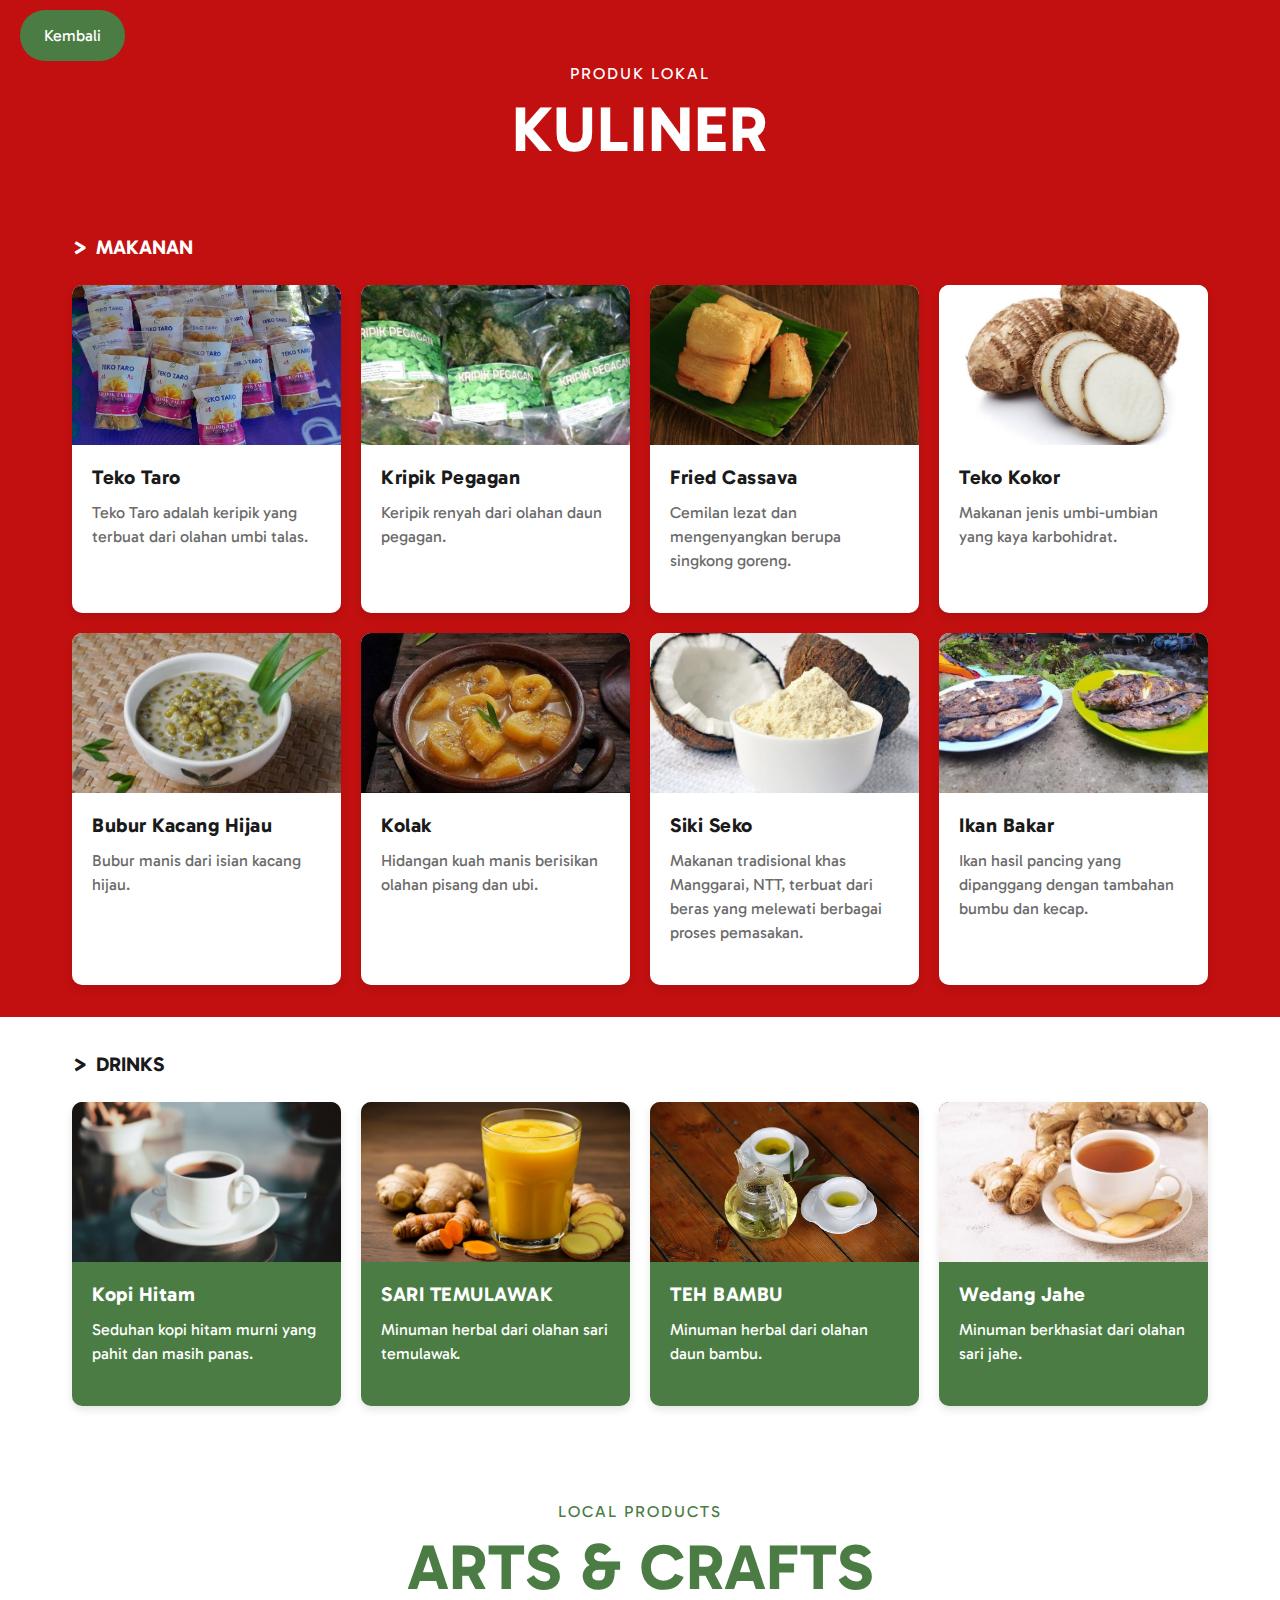
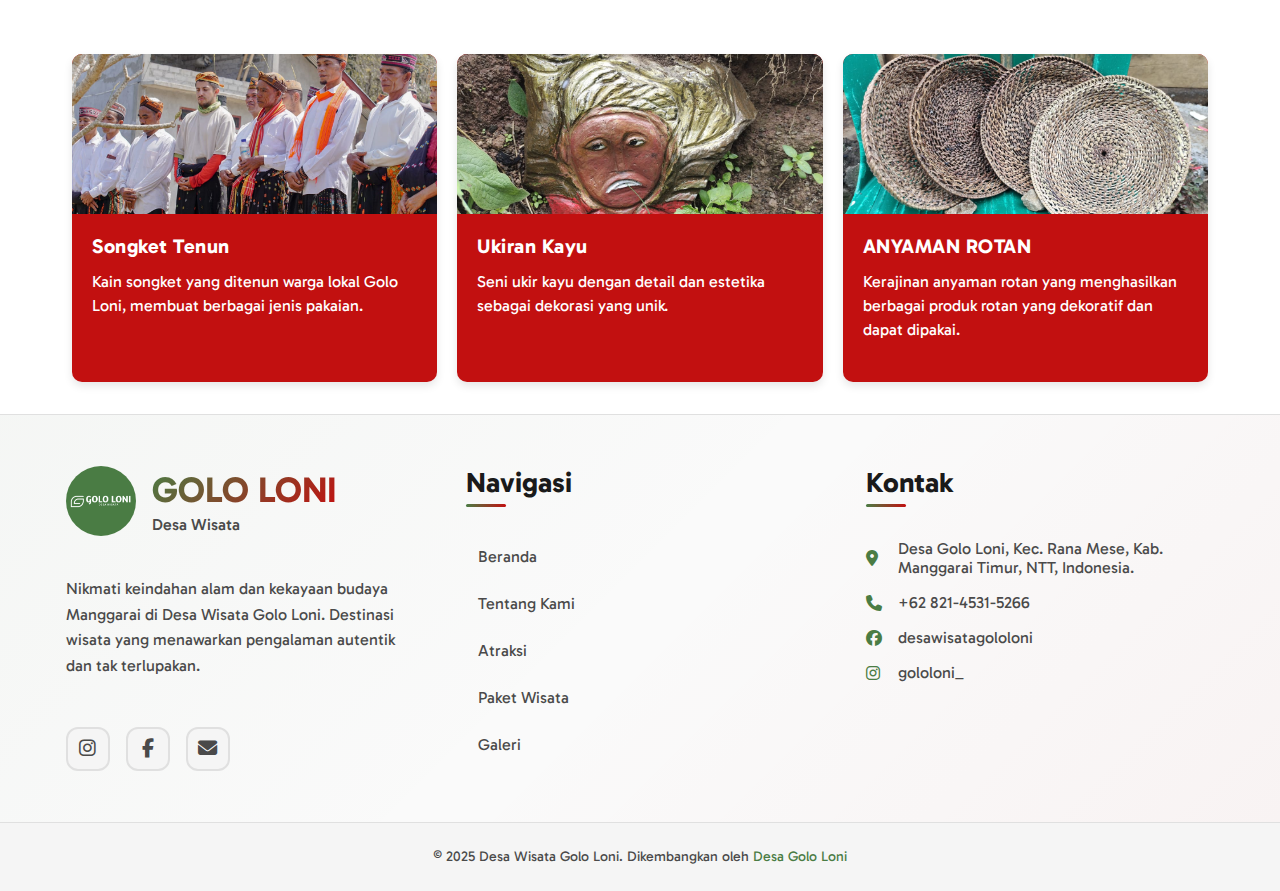
<file: prod.html>
<!DOCTYPE html>
<html lang="id" class="no-js">

<head>
    <meta charset="UTF-8" />
    <script>
        document.documentElement.classList.remove("no-js");
    </script>
    <meta name="viewport" content="width=device-width, initial-scale=1.0" />
    <title>Local Products - Culinary</title>
    <link rel="stylesheet" href="prod.css" />
    <link rel="stylesheet" href="https://cdnjs.cloudflare.com/ajax/libs/font-awesome/6.4.0/css/all.min.css" />
    <script src="js/script.js"></script>

    <link rel="preconnect" href="https://fonts.googleapis.com">
    <link rel="preconnect" href="https://fonts.gstatic.com" crossorigin>
    <link href="https://fonts.googleapis.com/css2?family=Gabarito:wght@400..900&display=swap" rel="stylesheet">
</head>

<body>
    <section class="homepage" id="home" hidden>
        <!-- Slider Controls -->
        <div class="slider-controls left">
            <div class="slider-preview left" id="prevPreview">
                <div class="preview-label">Sebelumnya</div>
            </div>
        </div>
        <div class="slider-controls right">
            <div class="slider-preview right" id="nextPreview">
                <div class="preview-label">Selanjutnya</div>
            </div>
        </div>
    </section>

    <section class="container">
        <a class="prod-back" href="index.html">Kembali</a>
        <div class="header">
            <h1 class="main-title">PRODUK LOKAL</h1>
            <h2 class="culinary-title">KULINER</h2>
        </div>

        <div class="section foods" id="foods">
            <h3 class="section-title">MAKANAN</h3>
            <div class="products-grid">
                <div class="product-card">
                    <div class="product-image-container">
                        <img src="img/talas.jpeg" alt="Teko Taro" class="product-image" />
                    </div>
                    <div class="product-info">
                        <h4 class="product-title">Teko Taro</h4>
                        <p class="product-description">
                            Teko Taro adalah keripik yang terbuat dari olahan umbi talas.
                        </p>
                    </div>
                </div>

                <div class="product-card">
                    <div class="product-image-container">
                        <img src="img/pegagan2.jpg" alt="Kripik Pegagan" class="product-image" />
                    </div>
                    <div class="product-info">
                        <h4 class="product-title">Kripik Pegagan</h4>
                        <p class="product-description">
                            Keripik renyah dari olahan daun pegagan.
                        </p>
                    </div>
                </div>

                <div class="product-card">
                    <div class="product-image-container">
                        <img src="img/Fried-cassava.jpg" alt="Kripik Pegagan" class="product-image" />
                    </div>
                    <div class="product-info">
                        <h4 class="product-title">Fried Cassava</h4>
                        <p class="product-description">
                            Cemilan lezat dan mengenyangkan berupa singkong goreng.
                        </p>
                    </div>
                </div>

                <div class="product-card">
                    <div class="product-image-container">
                        <img src="img/kokor.jpg" alt="Teko Kokor" class="product-image" />
                    </div>
                    <div class="product-info">
                        <h4 class="product-title">Teko Kokor</h4>
                        <p class="product-description">
                            Makanan jenis umbi-umbian yang kaya karbohidrat.
                        </p>
                    </div>
                </div>

                <div class="product-card">
                    <div class="product-image-container">
                        <img src="img/burjo.jpg" alt="Burjo" class="product-image" />
                    </div>
                    <div class="product-info">
                        <h4 class="product-title">Bubur Kacang Hijau</h4>
                        <p class="product-description">
                            Bubur manis dari isian kacang hijau.
                        </p>
                    </div>
                </div>

                <div class="product-card">
                    <div class="product-image-container">
                        <img src="img/kolak.jpg" alt="Kolak" class="product-image" />
                    </div>
                    <div class="product-info">
                        <h4 class="product-title">Kolak</h4>
                        <p class="product-description">
                            Hidangan kuah manis berisikan olahan pisang dan ubi.
                        </p>
                    </div>
                </div>

                <div class="product-card">
                    <div class="product-image-container">
                        <img src="img/rebok.jpeg" alt="Rebok" class="product-image" />
                    </div>
                    <div class="product-info">
                        <h4 class="product-title">Siki Seko</h4>
                        <p class="product-description">
                            Makanan tradisional khas Manggarai, NTT, terbuat dari beras yang melewati berbagai proses
                            pemasakan.
                        </p>
                    </div>
                </div>

                <div class="product-card">
                    <div class="product-image-container">
                        <img src="img/ikantawar.png" alt="Rebok" class="product-image" />
                    </div>
                    <div class="product-info">
                        <h4 class="product-title">Ikan Bakar</h4>
                        <p class="product-description">
                            Ikan hasil pancing yang dipanggang dengan tambahan bumbu dan kecap.
                        </p>
                    </div>
                </div>
            </div>
        </div>

        <div class="section drinks">
            <h3 class="section-title">DRINKS</h3>
            <div class="products-grid">
                <div class="product-card">
                    <div class="product-image-container">
                        <img src="img/coffee.jpg" alt="Kopi Hitam" class="product-image" />
                    </div>
                    <div class="product-info">
                        <h4 class="product-title">Kopi Hitam</h4>
                        <p class="product-description">
                            Seduhan kopi hitam murni yang pahit dan masih panas.
                        </p>
                    </div>
                </div>

                <div class="product-card">
                    <div class="product-image-container">
                        <img src="img/saritemulawak.webp" alt="Tepung Awak" class="product-image" />
                    </div>
                    <div class="product-info">
                        <h4 class="product-title">SARI TEMULAWAK</h4>
                        <p class="product-description">
                            Minuman herbal dari olahan sari temulawak.
                        </p>
                    </div>
                </div>

                <div class="product-card">
                    <div class="product-image-container">
                        <img src="img/tehbambu2.webp" alt="Teh Bambu" class="product-image" />
                    </div>
                    <div class="product-info">
                        <h4 class="product-title">TEH BAMBU</h4>
                        <p class="product-description">
                            Minuman herbal dari olahan daun bambu.
                        </p>
                    </div>
                </div>

                <div class="product-card">
                    <div class="product-image-container">
                        <img src="img/wedangjahe.jpg" alt="Jahe" class="product-image" />
                    </div>
                    <div class="product-info">
                        <h4 class="product-title">Wedang Jahe</h4>
                        <p class="product-description">
                            Minuman berkhasiat dari olahan sari jahe.
                        </p>
                    </div>
                </div>
            </div>
        </div>

        <div class="section crafts" id="crafts">
            <div class="section-header">
                <h3 class="main-title">LOCAL PRODUCTS</h3>
                <h2 class="culinary-title">ARTS & CRAFTS</h2>
            </div>
            <div class="products-grid">
                <div class="product-card">
                    <div class="product-image-container">
                        <img src="img/songket.jpg" alt="Songket" class="product-image" />
                    </div>
                    <div class="product-info">
                        <h4 class="product-title">Songket Tenun</h4>
                        <p class="product-description">
                            Kain songket yang ditenun warga lokal Golo Loni, membuat berbagai jenis pakaian.
                        </p>
                    </div>
                </div>

                <div class="product-card">
                    <div class="product-image-container">
                        <img src="img/pahat.jpeg" alt="Ukiran Kayu" class="product-image" />
                    </div>
                    <div class="product-info">
                        <h4 class="product-title">Ukiran Kayu</h4>
                        <p class="product-description">
                            Seni ukir kayu dengan detail dan estetika sebagai dekorasi yang unik.
                        </p>
                    </div>
                </div>

                <div class="product-card">
                    <div class="product-image-container">
                        <img src="img/senirotan.jpeg" alt="Anyaman Rotan" class="product-image" />
                    </div>
                    <div class="product-info">
                        <h4 class="product-title">ANYAMAN ROTAN</h4>
                        <p class="product-description">
                            Kerajinan anyaman rotan yang menghasilkan berbagai produk rotan yang dekoratif dan dapat
                            dipakai.
                        </p>
                    </div>
                </div>
            </div>
        </div>
    </section>

    <footer class="footer" id="contact">
        <!-- Main Footer Area -->
        <div class="footer-main">
            <div class="footer-container">
                <div class="footer-content">
                    <!-- Brand & About Section -->
                    <div class="footer-section footer-brand">
                        <div class="footer-logo">
                            <img src="img/LogoGL.png" alt="GOLO LONI Logo" class="footer-logo-icon" />
                            <div class="footer-logo-text">
                                <h2>GOLO LONI</h2>
                                <p>Desa Wisata</p>
                            </div>
                        </div>
                        <p class="footer-description">
                            Nikmati keindahan alam dan kekayaan budaya Manggarai di Desa
                            Wisata Golo Loni. Destinasi wisata yang menawarkan pengalaman
                            autentik dan tak terlupakan.
                        </p>
                        <div class="footer-social-media">
                            <a href="https://www.instagram.com/gololoni_" class="footer-social-icon" title="Instagram"
                                target="_blank" rel="noopener">
                                <i class="fab fa-instagram"></i>
                            </a>
                            <a href="https://www.facebook.com/desawisatagoloni/" class="footer-social-icon"
                                title="Facebook" target="_blank" rel="noopener">
                                <i class="fab fa-facebook-f"></i>
                            </a>
                            <a href="mailto:info@gololoni.com" class="footer-social-icon" title="Email" target="_blank"
                                rel="noopener">
                                <i class="fas fa-envelope"></i>
                            </a>
                        </div>
                    </div>

                    <!-- Quick Navigation -->
                    <div class="footer-section">
                        <h3 class="footer-section-title">Navigasi</h3>
                        <nav class="footer-nav">
                            <a href="index.html.html" class="footer-nav-link">Beranda</a>
                            <a href="index.html.html#about" class="footer-nav-link">Tentang Kami</a>
                            <a href="index.html.html#attraction" class="footer-nav-link">Atraksi</a>
                            <a href="index.html.html#packages" class="footer-nav-link">Paket Wisata</a>
                            <a href="about.html#galeriAbout" class="footer-nav-link">Galeri</a>
                        </nav>
                    </div>

                    <!-- Contact Information -->
                    <div class="footer-section">
                        <h3 class="footer-section-title">Kontak</h3>
                        <div class="footer-contact-info">
                            <div class="footer-contact-item">
                                <i class="fas fa-map-marker-alt"></i>
                                <span>Desa Golo Loni, Kec. Rana Mese, Kab. Manggarai Timur, NTT,
                                    Indonesia.</span>
                            </div>
                            <div class="footer-contact-item">
                                <i class="fas fa-phone"></i>
                                <a href="tel:+6282145315266">+62 821-4531-5266</a>
                            </div>
                            <div class="footer-contact-item">
                                <i class="fa-brands fa-facebook"></i>
                                <a href="https://www.facebook.com/desawisatagololoni"
                                    target="_blank">desawisatagololoni</a>
                            </div>
                            <div class="footer-contact-item">
                                <i class="fa-brands fa-instagram"></i>
                                <a href="https://www.instagram.com/gololoni_?igshid=MWZjMTM2ODFkZg%3D%3D"
                                    target="_blank">gololoni_</a>
                            </div>
                        </div>
                    </div>
                </div>
            </div>
        </div>

        <!-- Footer Bottom -->
        <div class="footer-bottom">
            <div class="footer-bottom-content">
                <p>&copy; 2025 Desa Wisata Golo Loni. Dikembangkan oleh <a href="#" target="_blank">Desa Golo Loni</a>
                </p>
            </div>
        </div>
    </footer>
</body>

<script>
    document.addEventListener("DOMContentLoaded", () => {
        initThemeToggle(); // bind checkbox + set initial theme from localStorage

        // Optional: set a system-preference default when no saved theme exists
        if (!localStorage.getItem("theme")) {
            document.documentElement.setAttribute(
                "data-theme",
                window.matchMedia("(prefers-color-scheme: dark)").matches
                    ? "dark"
                    : "light"
            );
        }

        // If you want the new nav JS too:
        // initNavigation();
    });
</script>

</html>
</file>
<file: prod.css>
/* Light Mode Variables - Bright & Welcoming Tourism Theme */
:root {
    /* Primary: Bright Forest Green - Fresh and vibrant for daytime */
    --primary: #4a7c44;
    --primary-hover: #5d9657;
    --primary-light: #6bb05f;

    /* Secondary: Vibrant Coral Red - Warm and inviting for tourism */
    --secondary: #C21010;
    --secondary-hover: #990000;
    --secondary-light: #EB5353;

    /* Accent: Golden Brown - Warm earth tones for accents */
    --accent: #cd853f;
    --accent-hover: #daa520;
    --accent-light: #e6b84d;

    /* Text Colors - Dark text on light backgrounds */
    --text: #1a1a1a;
    --text-secondary: #4a4a4a;
    --text-light: #6b6b6b;

    /* Background Colors - Light and airy */
    --box-bg: #ffffff;
    --card-bg: #fafafa;
    --surface: #f5f5f5;
    --border: #e0e0e0;

    /* Overlay Colors */
    --overlay-light: rgba(255, 255, 255, 0.15);
    --overlay-dark: rgba(0, 0, 0, 0.45);

    /* Responsive Typography */
    --text-hero: clamp(2.5rem, 1.5rem + 5vw, 4rem);
    --text-xl: clamp(1.5rem, 1rem + 2.5vw, 2.25rem);
    --text-l: clamp(1.25rem, 0.875rem + 1.875vw, 1.75rem);
    --text-m: clamp(1rem, 0.875rem + 0.625vw, 1.25rem);
    --text-s: clamp(0.875rem, 0.8125rem + 0.3125vw, 1rem);
    --text-xs: clamp(0.75rem, 0.7rem + 0.25vw, 0.875rem);
    --text-nav: clamp(0.75rem, 0.7rem + 0.25vw, 0.9rem);
    --text-dropdown: clamp(0.7rem, 0.65rem + 0.25vw, 0.8rem);
}

/* Dark Mode Variables - Cozy Night Theme */
[data-theme="dark"] {
    /* Primary: Deep Forest Green - Muted and comfortable for night */
    --primary: #2d5a27;
    --primary-hover: #1e3d1b;
    --primary-light: #3d6638;

    /* Secondary: Deep Brick Red - Warm but subdued for dark backgrounds */
    --secondary: #c44536;
    --secondary-hover: #a03529;
    --secondary-light: #b8483a;

    /* Accent: Rich Brown - Deep earth tones for night comfort */
    --accent: #8b4513;
    --accent-hover: #6b340f;
    --accent-light: #a0522d;

    /* Text Colors - Warm whites for comfort */
    --text: #f5f5f5;
    --text-secondary: #d0d0d0;
    --text-light: #a8a8a8;

    /* Background Colors - Warm dark tones */
    --box-bg: #2a2a2a;
    --card-bg: #333333;
    --surface: #1f1f1f;
    --border: #4a4a4a;

    /* Overlay Colors */
    --overlay-light: rgba(0, 0, 0, 0.25);
    --overlay-dark: rgba(0, 0, 0, 0.7);
}

* {
    margin: 0;
    padding: 0;
    box-sizing: border-box;
}

body {
    font-family: "Gabarito", sans-serif;
    background: var(--box-bg);
    min-height: 100vh;
    position: relative;
}

.container {
    width: 100%;
}

.products-grid,
.header>*,
.section>* {
    max-width: 1200px;
    margin-left: auto;
    margin-right: auto;
    padding-left: 2rem;
    padding-right: 2rem;
}

.header {
    text-align: center;
    padding: 4rem 0 2rem;
    background: var(--secondary);
    margin-bottom: 0;
    width: 100%;
    position: relative;
}

.main-title {
    color: var(--box-bg);
    font-size: var(--text-s);
    font-weight: normal;
    letter-spacing: 2px;
    margin-bottom: 0.5rem;
}

.culinary-title {
    color: var(--box-bg);
    font-size: var(--text-hero);
    font-weight: bold;
    letter-spacing: 1px;
}

.section {
    padding: 2rem 0;
    width: 100%;
}

.section.foods {
    background: var(--secondary);
}

.section.drinks {
    background: var(--box-bg);
}

.section.crafts {
    background: var(--box-bg);
}

.section-header {
    text-align: center;
    margin-bottom: 3rem;
    padding-top: 2rem;
}

.section.crafts .main-title {
    color: var(--primary);
    font-size: var(--text-s);
    font-weight: normal;
    letter-spacing: 2px;
    margin-bottom: 0.5rem;
}

.section.crafts .culinary-title {
    color: var(--primary);
    font-size: var(--text-hero);
    font-weight: bold;
    letter-spacing: 1px;
}

.section-title {
    font-size: var(--text-m);
    font-weight: bold;
    margin-bottom: 1.5rem;
    display: flex;
    align-items: center;
}

.foods .section-title {
    color: var(--box-bg);
}

.drinks .section-title {
    color: var(--text);
}

.section-title::before {
    content: ">";
    margin-right: 0.5rem;
    font-size: 1.2em;
}

.products-grid {
    display: grid;
    grid-template-columns: repeat(auto-fit, minmax(250px, 1fr));
    gap: 1.25rem;
}

.product-card {
    border-radius: 10px;
    overflow: hidden;
    box-shadow: 0 4px 8px rgba(0, 0, 0, 0.1);
    transition: transform 0.3s ease, box-shadow 0.3s ease;
    position: relative;
}

.foods .product-card {
    background: var(--box-bg);
}

.drinks .product-card {
    background: var(--primary);
    color: var(--box-bg);
}

.product-card:hover {
    transform: translateY(-5px);
    box-shadow: 0 8px 16px rgba(0, 0, 0, 0.2);
}

.product-image-container {
    position: relative;
    height: 160px;
    overflow: hidden;
}

.product-image {
    width: 100%;
    height: 100%;
    object-fit: cover;
}

.product-info {
    padding: 1.25rem;
}

.product-title {
    font-size: var(--text-m);
    font-weight: bold;
    margin-bottom: 0.75rem;
    letter-spacing: 0.5px;
}

.product-description {
    font-size: var(--text-s);
    line-height: 1.5;
    margin-bottom: 1.25rem;
}

.foods .product-title {
    color: var(--text);
}

.foods .product-description {
    color: var(--text-light);
}

.drinks .product-title,
.drinks .product-description {
    color: var(--box-bg);
}

/* Styles for crafts section */
.crafts .section-title {
    color: var(--box-bg);
}

.crafts .product-card {
    background: var(--secondary);
}

.crafts .product-title {
    color: var(--box-bg);
}

.crafts .product-description {
    color: var(--box-bg);
}

/* Responsive adjustments */
@media (max-width: 768px) {
    body {
        padding: 1rem;
    }

    .products-grid {
        grid-template-columns: 1fr;
        gap: 1rem;
    }

    .product-image-container {
        height: 180px;
    }

    .product-info {
        padding: 1rem;
    }
}

@media (max-width: 480px) {
    .products-grid {
        gap: 0.75rem;
    }

    .product-image-container {
        height: 160px;
    }
}

/* Navigation Styles - Natural Tourism Theme */
.navbar {
    background: linear-gradient(135deg, var(--primary), var(--primary-light));
    box-shadow: 0 4px 20px rgba(45, 80, 22, 0.15);
    position: sticky;
    top: 0;
    width: 100%;
    z-index: 1000;
    backdrop-filter: blur(5px);
    border-bottom: 1px solid var(--primary-light);
    transition: opacity 0.3s ease;
}

.nav-container {
    max-width: 1200px;
    margin: 0 auto;
    padding: 0 20px;
}

.nav-content {
    display: flex;
    align-items: center;
    justify-content: space-between;
    width: 100%;
}

.nav-logo {
    display: flex;
    align-items: center;
    margin-right: 40px;
}

.nav-logo img {
    height: 25px;
    width: auto;
    object-fit: contain;
    transition: all 0.3s ease;
}

.nav-logo img:hover {
    transform: scale(1.05);
}

.nav-menu {
    display: flex;
    justify-content: center;
    align-items: center;
    list-style: none;
    height: 70px;
    gap: 2px;
    flex: 1;
}

.nav-item {
    position: relative;
}

.nav-link {
    display: flex;
    align-items: center;
    gap: 8px;
    padding: clamp(12px, 0.75rem + 0.25vw, 16px) clamp(16px, 1rem + 0.5vw, 24px);
    color: var(--text);
    text-decoration: none;
    font-weight: 500;
    font-size: var(--text-nav);
    transition: all 0.3s ease;
    border-radius: 8px;
    position: relative;
    overflow: hidden;
    outline: none;
}

.nav-link:hover {
    background-color: var(--primary-hover);
    transform: translateY(-2px);
}

.dropdown-arrow {
    font-size: 8px;
    transition: all 0.3s ease;
    transform: rotate(0deg);
}

.nav-item:hover .dropdown-arrow {
    transform: rotate(180deg);
}

/* Dropdown Styles */
.dropdown {
    position: absolute;
    top: 100%;
    left: 50%;
    transform: translateX(-50%);
    width: 240px;
    background: var(--box-bg);
    border-radius: 8px;
    box-shadow: 0 8px 32px var(--overlay-dark);
    opacity: 0;
    visibility: hidden;
    transform: translateX(-50%) translateY(-20px);
    transition: all 0.3s ease;
    list-style: none;
    overflow: hidden;
    border: 1px solid var(--border);
    z-index: 100;
}

.nav-item:hover .dropdown {
    opacity: 1;
    visibility: visible;
    transform: translateX(-50%) translateY(0);
}

.dropdown-item {
    border-bottom: 1px solid var(--border);
}

.dropdown-item:last-child {
    border-bottom: none;
}

.dropdown-link {
    display: block;
    padding: clamp(10px, 0.625rem + 0.25vw, 14px) clamp(16px, 1rem + 0.25vw, 20px);
    color: var(--text);
    text-decoration: none;
    font-weight: 400;
    font-size: var(--text-dropdown);
    transition: all 0.3s ease;
    position: relative;
}

.dropdown-link::before {
    content: '';
    position: absolute;
    left: 0;
    top: 0;
    width: 4px;
    height: 100%;
    background: var(--primary);
    transform: scaleY(0);
    transition: all 0.3s ease;
    transform-origin: bottom;
}

.dropdown-link:hover::before {
    transform: scaleY(1);
}

.dropdown-link:hover {
    background-color: var(--card-bg);
    padding-left: 28px;
    color: var(--primary);
}

/* Navigation Right Side */
.nav-right {
    display: flex;
    align-items: center;
    margin-left: 40px;
    gap: 1rem;
}

/* Translation Menu */
.translation-menu {
    position: relative;
}

.translation-toggle {
    display: flex;
    align-items: center;
    gap: 8px;
    padding: clamp(8px, 0.5rem + 0.25vw, 12px) clamp(16px, 1rem + 0.25vw, 20px);
    color: var(--text);
    text-decoration: none;
    font-weight: 500;
    font-size: var(--text-dropdown);
    border: 2px solid var(--border);
    border-radius: 8px;
    background: var(--overlay-light);
    transition: all 0.3s ease;
    backdrop-filter: blur(10px);
}

.translation-toggle:hover {
    background: var(--overlay-dark);
    border-color: var(--primary-hover);
    transform: translateY(-2px);
}

.language-flag {
    width: 20px;
    height: 15px;
    border-radius: 2px;
    object-fit: cover;
}

.translation-dropdown {
    position: absolute;
    top: 100%;
    right: 0;
    width: 160px;
    background: var(--box-bg);
    border-radius: 8px;
    box-shadow: 0 8px 32px var(--overlay-dark);
    opacity: 0;
    visibility: hidden;
    transform: translateY(-20px);
    transition: all 0.3s ease;
    list-style: none;
    overflow: hidden;
    border: 1px solid var(--border);
    z-index: 100;
    margin-top: 8px;
}

.translation-menu:hover .translation-dropdown {
    opacity: 1;
    visibility: visible;
    transform: translateY(0);
}

.translation-item {
    border-bottom: 1px solid var(--border);
}

.translation-item:last-child {
    border-bottom: none;
}

.translation-link {
    display: flex;
    align-items: center;
    gap: 12px;
    padding: clamp(10px, 0.625rem + 0.25vw, 14px) clamp(12px, 0.75rem + 0.25vw, 16px);
    color: var(--text);
    text-decoration: none;
    font-weight: 400;
    font-size: var(--text-dropdown);
    transition: all 0.3s ease;
}

.translation-link:hover {
    background-color: var(--card-bg);
    color: var(--primary);
}

/* Dark Mode Switch Styles */
.switch {
    font-size: 17px;
    position: relative;
    display: inline-block;
    width: 64px;
    height: 34px;
}

.switch input {
    opacity: 0;
    width: 0;
    height: 0;
}

.slider {
    position: absolute;
    cursor: pointer;
    top: 0;
    left: 0;
    right: 0;
    bottom: 0;
    background-color: #73C0FC;
    transition: .4s;
    border-radius: 30px;
}

.slider:before {
    position: absolute;
    content: "";
    height: 30px;
    width: 30px;
    border-radius: 20px;
    left: 2px;
    bottom: 2px;
    z-index: 2;
    background-color: #e8e8e8;
    transition: .4s;
}

.sun svg {
    position: absolute;
    top: 6px;
    left: 36px;
    z-index: 1;
    width: 24px;
    height: 24px;
}

.moon svg {
    fill: #73C0FC;
    position: absolute;
    top: 5px;
    left: 5px;
    z-index: 1;
    width: 24px;
    height: 24px;
}

.sun svg {
    animation: rotate 15s linear infinite;
}

@keyframes rotate {
    0% {
        transform: rotate(0);
    }

    100% {
        transform: rotate(360deg);
    }
}

.moon svg {
    animation: tilt 5s linear infinite;
}

@keyframes tilt {
    0% {
        transform: rotate(0deg);
    }

    25% {
        transform: rotate(-10deg);
    }

    75% {
        transform: rotate(10deg);
    }

    100% {
        transform: rotate(0deg);
    }
}

.input:checked+.slider {
    background-color: #183153;
}

.input:focus+.slider {
    box-shadow: 0 0 1px #183153;
}

.input:checked+.slider:before {
    transform: translateX(30px);
}

/* Hamburger Menu */
.hamburger {
    display: none;
    font-size: 26px;
    cursor: pointer;
    color: var(--text);
    padding: 10px 15px;
    border-radius: 8px;
    transition: all 0.3s ease;
}

.hamburger:hover {
    background: var(--primary-hover);
}

/* Additional Dark Mode Styles */
[data-theme="dark"] .navbar {
    background: var(--primary);
    border-bottom: 1px solid var(--border);
}

[data-theme="dark"] .nav-link {
    color: var(--text);
}

[data-theme="dark"] .dropdown {
    background: var(--box-bg);
    border: 1px solid var(--border);
}

[data-theme="dark"] .translation-dropdown {
    background: var(--box-bg);
    border: 1px solid var(--border);
}

/* Slider Controls - Preview Style */
.slider-controls {
    position: absolute;
    top: 50%;
    transform: translateY(-50%);
    z-index: 100;
}

.slider-controls.left {
    left: 1rem;
}

.slider-controls.right {
    right: 6rem;
    /* Moved left to avoid overlap with indicators */
}

/* Footer */
/* Footer */
.footer {
    margin-top: auto;
    background: var(--surface);
    border-top: 1px solid var(--border);
    position: relative;
}

/* Main Footer Area */
.footer-main {
    background: var(--card-bg);
    padding: clamp(3rem, 4vw, 5rem) 0;
    position: relative;
    overflow: hidden;
}

.footer-main::before {
    content: '';
    position: absolute;
    top: 0;
    left: 0;
    right: 0;
    bottom: 0;
    background: linear-gradient(135deg, var(--primary) 0%, transparent 50%, var(--secondary) 100%);
    opacity: 0.03;
    pointer-events: none;
}

.footer-container {
    max-width: 1200px;
    margin: 0 auto;
    padding: 0 clamp(1rem, 2vw, 2rem);
    position: relative;
    z-index: 1;
}

.footer-content {
    display: grid;
    grid-template-columns: repeat(auto-fit, minmax(280px, 1fr));
    gap: clamp(2rem, 4vw, 4rem);
    align-items: start;
}

.footer-section {
    display: flex;
    flex-direction: column;
    gap: 1.5rem;
}

.footer-section-title {
    font-size: var(--text-l);
    font-weight: bold;
    color: var(--text);
    margin-bottom: 1rem;
    position: relative;
    display: inline-block;
}

.footer-section-title::after {
    content: '';
    position: absolute;
    bottom: -0.5rem;
    left: 0;
    width: 40px;
    height: 3px;
    background: linear-gradient(90deg, var(--primary), var(--secondary));
    border-radius: 2px;
}

/* Logo and Branding Section */
.footer-brand {
    display: flex;
    flex-direction: column;
    gap: 1.5rem;
}

.footer-logo {
    display: flex;
    align-items: center;
    gap: 1rem;
    margin-bottom: 1rem;
}

.footer-logo-icon {
    background-color: var(--primary);
    border-radius: 50%;
    padding: 3px;
    width: 70px;
    height: 70px;
    object-fit: contain;
    transition: transform 0.3s ease;
}

.footer-logo-icon:hover {
    transform: scale(1.1) rotate(5deg);
}

.footer-logo-text h2 {
    font-size: var(--text-xl);
    font-weight: bold;
    color: var(--primary);
    margin-bottom: 0.25rem;
    background: linear-gradient(135deg, var(--primary), var(--secondary));
    background-clip: text;
    -webkit-background-clip: text;
    -webkit-text-fill-color: transparent;
}

.footer-logo-text p {
    font-size: var(--text-s);
    color: var(--text-secondary);
    font-weight: 500;
}

.footer-description {
    font-size: var(--text-s);
    color: var(--text-secondary);
    line-height: 1.6;
    margin-bottom: 1.5rem;
}

/* Social Media Section */
.footer-social-media {
    display: flex;
    gap: 1rem;
    flex-wrap: wrap;
}

.footer-social-icon {
    display: flex;
    align-items: center;
    justify-content: center;
    width: 44px;
    height: 44px;
    background: var(--surface);
    border: 2px solid var(--border);
    border-radius: 12px;
    color: var(--text-secondary);
    text-decoration: none;
    font-size: 1.2rem;
    transition: all 0.3s ease;
    position: relative;
    overflow: hidden;
}

.footer-social-icon::before {
    content: '';
    position: absolute;
    top: 0;
    left: 0;
    width: 100%;
    height: 100%;
    background: linear-gradient(135deg, var(--primary), var(--secondary));
    opacity: 0;
    transition: opacity 0.3s ease;
}

.footer-social-icon:hover::before {
    opacity: 1;
}

.footer-social-icon:hover {
    color: white;
    border-color: var(--primary);
    transform: translateY(-3px);
    box-shadow: 0 8px 25px rgba(74, 124, 68, 0.3);
}

.footer-social-icon i {
    position: relative;
    z-index: 2;
}

/* Contact Information */
.footer-contact-info {
    display: flex;
    flex-direction: column;
    gap: 1rem;
}

.footer-contact-item {
    display: flex;
    align-items: center;
    gap: 0.75rem;
    font-size: var(--text-s);
    color: var(--text-secondary);
    width: 100%;
}

.footer-contact-item i {
    width: 20px;
    color: var(--primary);
    font-size: 1rem;
    flex-shrink: 0;
}

.footer-contact-item a {
    color: var(--text-secondary);
    text-decoration: none;
    transition: color 0.3s ease;
}

.footer-contact-item a:hover {
    color: var(--primary);
}

.footer-contact-item span,
.footer-contact-item a {
    flex: 1;
}

/* Navigation Links */
.footer-nav {
    display: flex;
    flex-direction: column;
    gap: 0.75rem;
    width: 100%;
}

.footer-nav-link {
    color: var(--text-secondary);
    font-size: var(--text-s);
    text-decoration: none;
    padding: 0.5rem 0;
    transition: all 0.3s ease;
    position: relative;
    display: flex;
    align-items: center;
    gap: 0.5rem;
    width: 100%;
}

.footer-nav-link::before {
    content: '';
    width: 4px;
    height: 4px;
    background: var(--primary);
    border-radius: 50%;
    opacity: 0;
    transform: translateX(-10px);
    transition: all 0.3s ease;
    flex-shrink: 0;
}

.footer-nav-link:hover {
    color: var(--primary);
    transform: translateX(8px);
}

.footer-nav-link:hover::before {
    opacity: 1;
    transform: translateX(0);
}

.footer-nav-link:focus {
    outline: 2px solid var(--primary);
    outline-offset: 2px;
    border-radius: 4px;
}

/* Quick Links Grid */
.footer-quick-links {
    display: grid;
    grid-template-columns: repeat(auto-fit, minmax(120px, 1fr));
    gap: 0.75rem;
    width: 100%;
}

.footer-quick-link {
    display: flex;
    align-items: center;
    gap: 0.5rem;
    padding: 0.75rem;
    background: var(--surface);
    border: 1px solid var(--border);
    border-radius: 8px;
    color: var(--text-secondary);
    text-decoration: none;
    font-size: var(--text-xs);
    transition: all 0.3s ease;
}

.footer-quick-link:hover {
    background: var(--primary-light);
    color: white;
    border-color: var(--primary);
    transform: translateY(-2px);
    box-shadow: 0 4px 12px rgba(74, 124, 68, 0.2);
}

.footer-quick-link i {
    font-size: 0.875rem;
    color: var(--primary);
    transition: color 0.3s ease;
}

.footer-quick-link:hover i {
    color: white;
}

/* Footer Bottom */
.footer-bottom {
    background: var(--surface);
    border-top: 1px solid var(--border);
    padding: clamp(1.5rem, 2vw, 2rem) 0;
    text-align: center;
}

.footer-bottom-content {
    max-width: 1200px;
    margin: 0 auto;
    padding: 0 clamp(1rem, 2vw, 2rem);
    display: flex;
    flex-direction: column;
    gap: 1rem;
    align-items: center;
}

.footer-bottom p {
    color: var(--text-secondary);
    font-size: var(--text-xs);
    margin: 0;
}

.footer-bottom a {
    color: var(--primary);
    text-decoration: none;
    transition: color 0.3s ease;
}

.footer-bottom a:hover {
    color: var(--secondary);
}

/* Newsletter Signup */
.footer-newsletter-signup {
    display: flex;
    flex-direction: column;
    gap: 1rem;
    max-width: 300px;
}

.footer-newsletter-input {
    display: flex;
    gap: 0.5rem;
}

.footer-newsletter-input input {
    flex: 1;
    padding: 0.75rem;
    border: 2px solid var(--border);
    border-radius: 8px;
    background: var(--surface);
    color: var(--text);
    font-size: var(--text-s);
    transition: border-color 0.3s ease;
}

.footer-newsletter-input input:focus {
    outline: none;
    border-color: var(--primary);
}

.footer-newsletter-btn {
    padding: 0.75rem 1.5rem;
    background: linear-gradient(135deg, var(--primary), var(--primary-light));
    color: white;
    border: none;
    border-radius: 8px;
    font-size: var(--text-s);
    font-weight: 600;
    cursor: pointer;
    transition: all 0.3s ease;
}

.footer-newsletter-btn:hover {
    background: linear-gradient(135deg, var(--primary-hover), var(--primary));
    transform: translateY(-2px);
    box-shadow: 0 4px 12px rgba(74, 124, 68, 0.3);
}

/* Responsive Design */
@media (max-width: 768px) {
    .footer-content {
        grid-template-columns: 1fr;
        gap: 3rem;
        text-align: center;
    }

    .footer-section {
        align-items: center;
        text-align: center;
    }

    .footer-section-title {
        text-align: center;
        width: 100%;
        display: block;
    }

    .footer-section-title::after {
        left: 50%;
        transform: translateX(-50%);
    }

    .footer-description {
        text-align: center;
        max-width: 100%;
    }

    .footer-logo {
        justify-content: center;
        align-items: center;
        text-align: center;
    }

    .footer-logo-text {
        text-align: center;
    }

    .footer-social-media {
        justify-content: center;
        align-items: center;
    }

    .footer-contact-info {
        align-items: center;
        text-align: center;
    }

    .footer-contact-item {
        justify-content: center;
        text-align: center;
        flex-direction: column;
        gap: 0.5rem;
    }

    .footer-contact-item i {
        align-self: center;
    }

    .footer-nav {
        align-items: center;
        text-align: center;
    }

    .footer-nav-link {
        justify-content: center;
        text-align: center;
        max-width: 250px;
        margin: 0 auto;
    }

    .footer-quick-links {
        grid-template-columns: 1fr;
        max-width: 250px;
        margin: 0 auto;
        justify-items: center;
    }

    .footer-quick-link {
        justify-content: center;
        text-align: center;
        width: 100%;
    }

    .footer-newsletter-signup {
        max-width: 100%;
        align-items: center;
        text-align: center;
    }

    .footer-newsletter-signup p {
        text-align: center;
    }

    .footer-newsletter-input {
        justify-content: center;
        align-items: center;
    }

    .footer-bottom-content {
        flex-direction: column;
        gap: 1.5rem;
        text-align: center;
        align-items: center;
    }

    .footer-bottom p {
        text-align: center;
    }
}

@media (max-width: 480px) {
    .footer-main {
        padding: clamp(2rem, 3vw, 3rem) 0;
    }

    .footer-content {
        gap: 2.5rem;
        text-align: center;
    }

    .footer-section {
        align-items: center;
        text-align: center;
        width: 100%;
    }

    .footer-section-title {
        text-align: center;
        width: 100%;
        display: block;
        margin: 0 auto 1rem auto;
    }

    .footer-section-title::after {
        left: 50%;
        transform: translateX(-50%);
    }

    .footer-description {
        text-align: center;
        width: 100%;
        margin: 0 auto;
    }

    .footer-logo {
        flex-direction: column;
        text-align: center;
        gap: 0.75rem;
        align-items: center;
        justify-content: center;
        width: 100%;
    }

    .footer-logo-text {
        text-align: center;
        width: 100%;
    }

    .footer-logo-text h2,
    .footer-logo-text p {
        text-align: center;
    }

    .footer-logo-icon {
        width: 50px;
        height: 50px;
        align-self: center;
    }

    .footer-social-media {
        gap: 0.75rem;
        justify-content: center;
        align-items: center;
        width: 100%;
    }

    .footer-social-icon {
        width: 40px;
        height: 40px;
        font-size: 1rem;
    }

    .footer-contact-info {
        align-items: center;
        text-align: center;
        width: 100%;
    }

    .footer-contact-item {
        font-size: var(--text-xs);
        justify-content: center;
        text-align: center;
        flex-direction: column;
        gap: 0.25rem;
        align-items: center;
        width: 100%;
    }

    .footer-contact-item i {
        align-self: center;
        margin-bottom: 0.25rem;
    }

    .footer-nav {
        align-items: center;
        text-align: center;
        width: 100%;
    }

    .footer-nav-link {
        justify-content: center;
        text-align: center;
        max-width: 200px;
        margin: 0 auto;
    }

    .footer-quick-links {
        grid-template-columns: 1fr;
        max-width: 200px;
        margin: 0 auto;
        justify-items: center;
        width: 100%;
    }

    .footer-quick-link {
        justify-content: center;
        text-align: center;
        width: 100%;
    }

    .footer-newsletter-signup {
        align-items: center;
        text-align: center;
        width: 100%;
        max-width: 280px;
        margin: 0 auto;
    }

    .footer-newsletter-signup p {
        text-align: center;
        width: 100%;
    }

    .footer-newsletter-input {
        flex-direction: column;
        gap: 0.75rem;
        align-items: center;
        width: 100%;
    }

    .footer-newsletter-input input {
        width: 100%;
        text-align: center;
    }

    .footer-newsletter-btn {
        padding: 0.875rem 1.5rem;
        width: 100%;
        text-align: center;
    }

    .footer-bottom-content {
        text-align: center;
        align-items: center;
        width: 100%;
    }

    .footer-bottom p {
        text-align: center;
        width: 100%;
    }
}

/* Dark Mode Compatibility */
[data-theme="dark"] .footer-main::before {
    background: linear-gradient(135deg, var(--primary) 0%, transparent 50%, var(--secondary) 100%);
    opacity: 0.05;
}

/* Accessibility Enhancements */
.footer-social-icon:focus,
.footer-nav-link:focus,
.footer-quick-link:focus {
    outline: 2px solid var(--primary);
    outline-offset: 2px;
}

.footer-newsletter-input input:focus {
    box-shadow: 0 0 0 3px rgba(74, 124, 68, 0.1);
}

.prod-back{
    position: fixed;
    top: 10px;
    left: 20px;
    z-index: 2000;
    cursor: pointer;
    border: none;
    padding: 1rem 1.5rem;
    background: var(--primary);
    color: var(--box-bg);
    text-decoration: none;
    border-radius: 25px;
}
</file>
